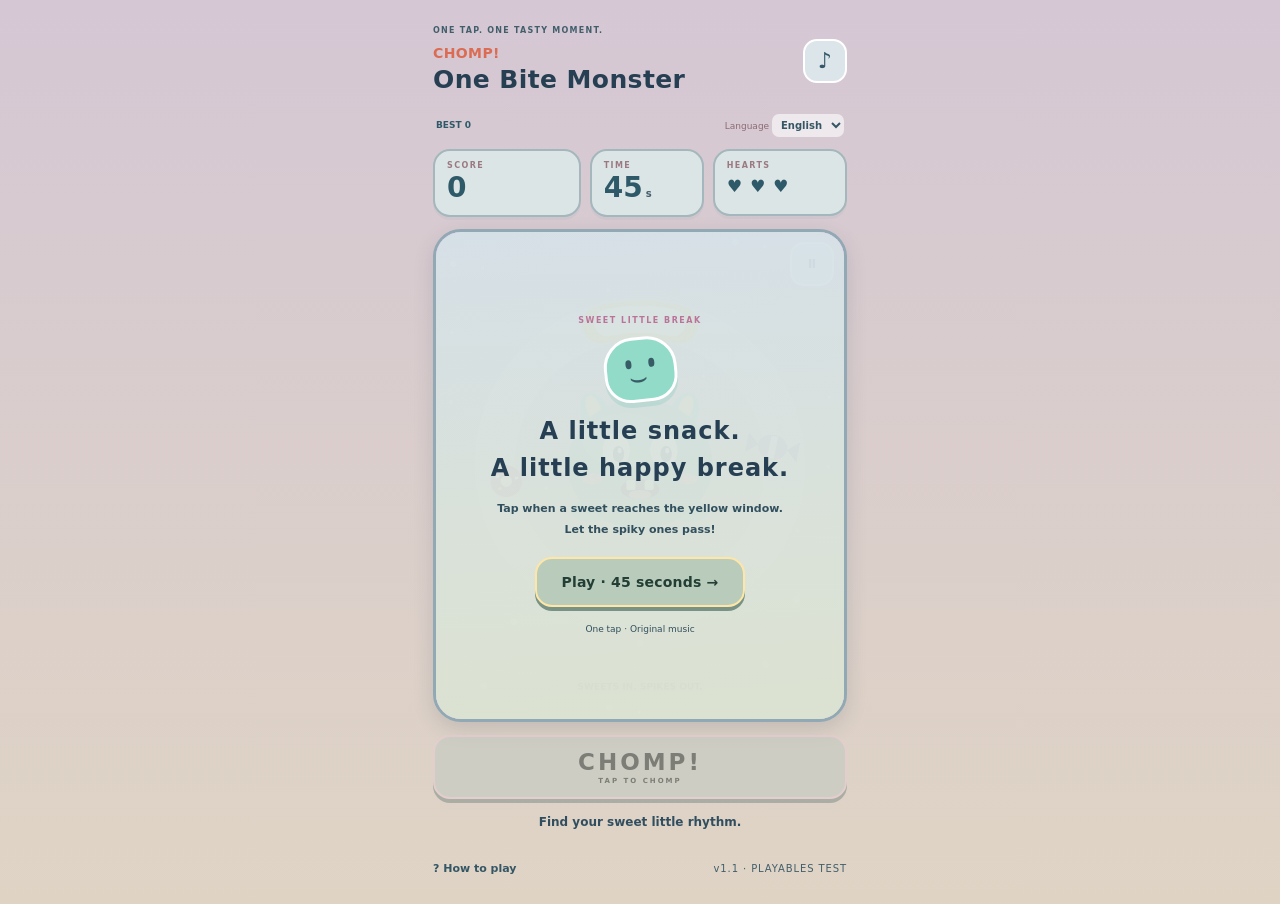
<file: index.html>
<!doctype html><html lang="ja"><meta charset="utf-8"><meta name="viewport" content="width=device-width,initial-scale=1,viewport-fit=cover"><meta name="theme-color" content="#fff4cd"><title>パクッと！ひとくちモンスター · ONE BITE MONSTER</title><link rel="stylesheet" href="style.css?v=sdk1"><link rel="stylesheet" href="quality.css?v=readability1"><body data-quality="1"><section id="startup" role="status"><h2>ONE BITE MONSTER</h2><p id="loadText">おやつを準備しています… / Loading…</p><button id="retryLoad" hidden>Retry</button></section><main inert><header><div><span class="kicker">ONE TAP. ONE TASTY MOMENT.</span><h1><small data-t="eyebrow">パクッと！</small><span data-t="title">ひとくちモンスター</span></h1></div><button id="settings" class="icon" aria-label="音の設定 / Sound settings">♪</button></header><div class="mini-bar"><span id="best">BEST 0</span><label>Language <select id="language" aria-label="Language"><option value="ja">日本語</option><option value="en">English</option></select></label></div><section class="hud"><div class="score"><span>SCORE</span><strong id="score">0</strong></div><div class="time"><span data-t="time">のこり</span><strong id="time">45<small>s</small></strong></div><div class="hearts"><span data-t="hearts">げんき</span><strong id="hearts">♥ ♥ ♥</strong></div></section><section class="stage"><canvas id="game" width="720" height="860" aria-label="黄色い枠にお菓子が来たらタップ。トゲは見送ります / Tap when a sweet reaches the yellow window. Skip spikes."></canvas><div id="callout" role="status"></div><button id="pause" class="icon" aria-label="一時停止 / Pause">Ⅱ</button><div id="welcome"><span class="badge">SWEET LITTLE BREAK</span><div class="face-mark" aria-hidden="true">●<i>⌣</i></div><h2 data-t="intro">おやつの時間、<br>パクッといこう。</h2><p data-t="introText">黄色い枠にお菓子が来たら、タップ！<br>トゲトゲは食べずに、見送ってね。</p><button id="start" class="primary" data-t="start">あそぶ · 45秒 →</button><small data-t="note">タップだけ · 音楽つき</small></div></section><button id="bite" class="bite" disabled><span data-t="bite">パクッ！</span><small>TAP TO CHOMP</small></button><p id="message" class="hint" role="status"></p><footer><button id="help" data-t="help">? あそび方</button><span>v1.1 · PLAYABLES TEST</span></footer></main><dialog id="dialog"><div id="content"></div><button id="close" class="primary">つづける</button></dialog><script src="https://www.youtube.com/game_api/v1"></script><script src="host.js?v=sdk1"></script><script src="engine.js?v=1"></script><script src="music.js?v=1"></script><script src="game.js?v=readability1"></script></body></html>
</file>
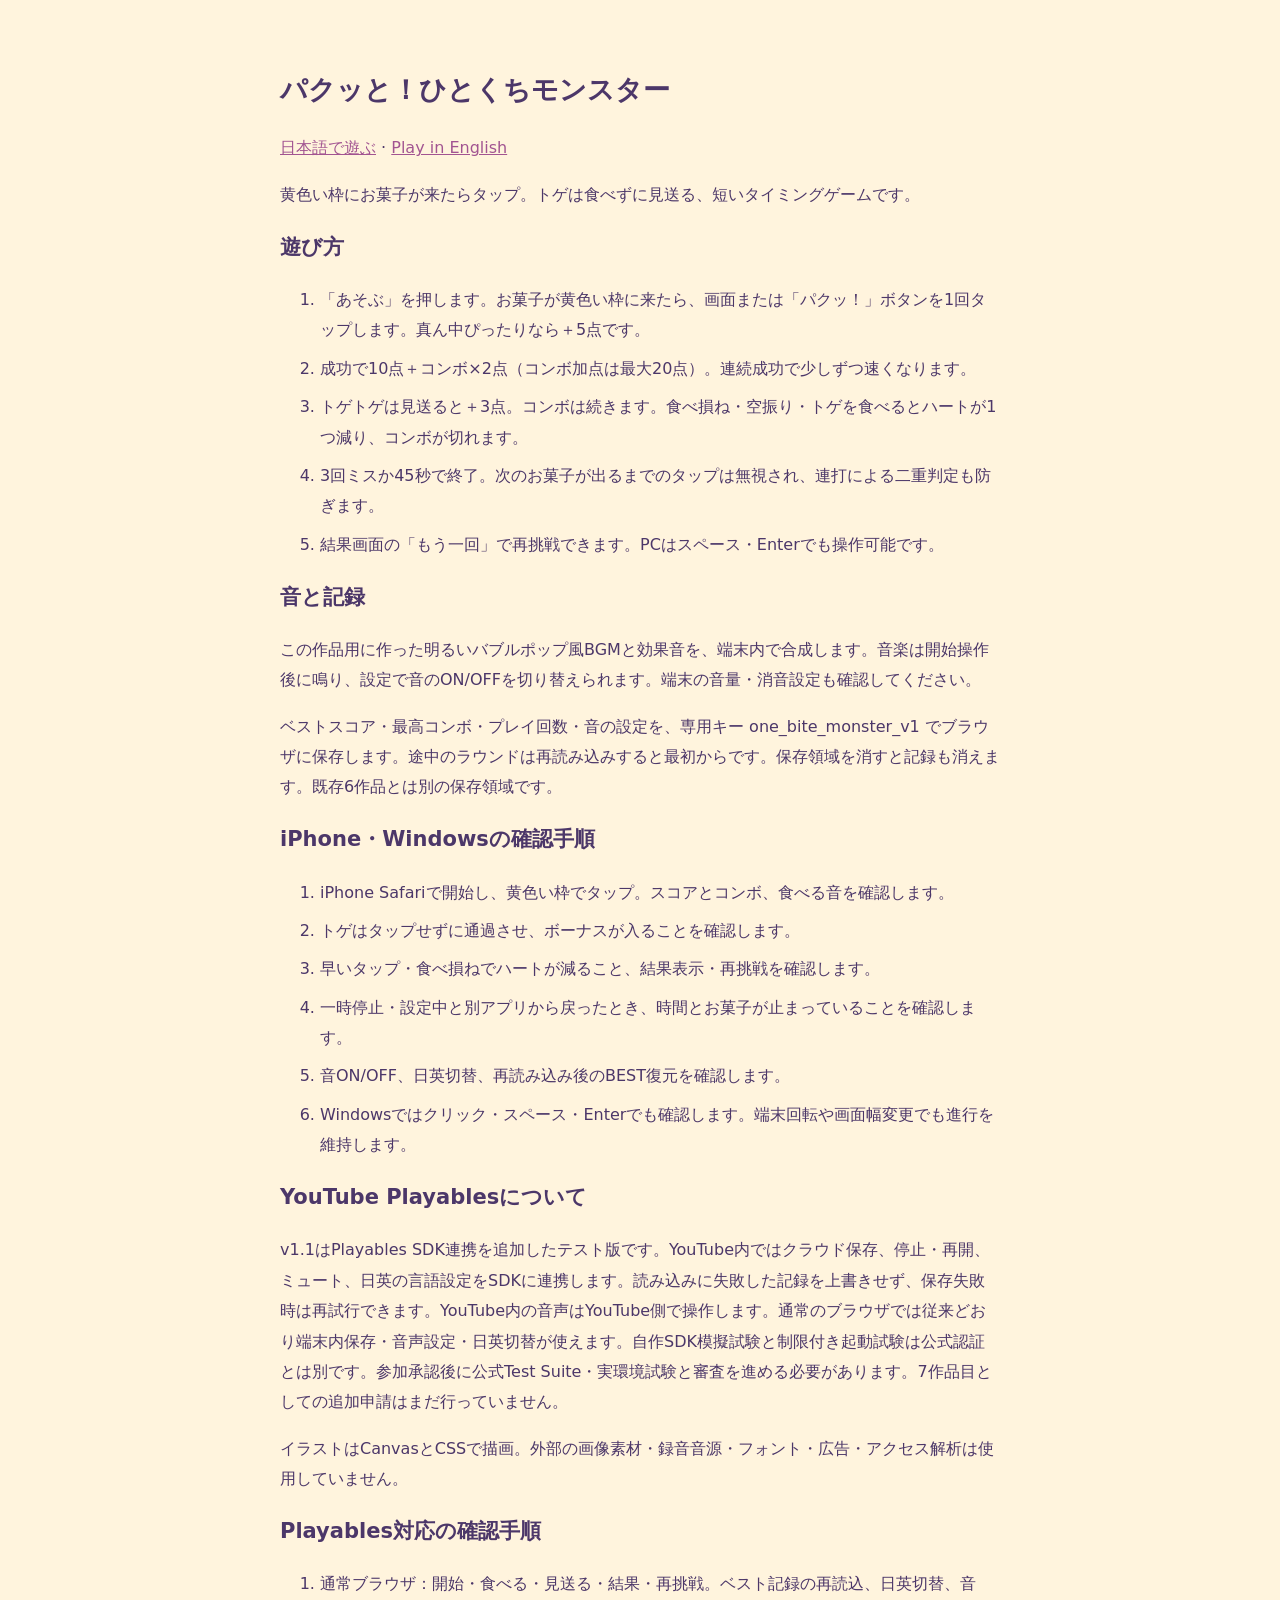
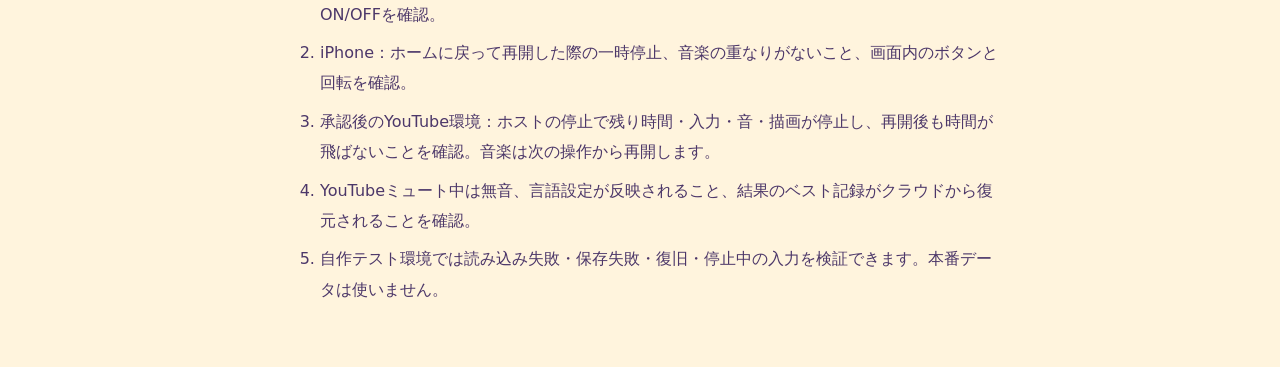
<file: GUIDE.html>
<!doctype html><html lang="ja"><meta charset="utf-8"><meta name="viewport" content="width=device-width,initial-scale=1"><title>ひとくちモンスター · 遊び方</title><style>body{font:16px/1.9 system-ui;color:#4c3769;background:#fff4dd;max-width:720px;padding:22px;margin:24px auto}h1{font-size:27px}h2{font-size:21px}a{color:#a25491}li{margin-bottom:8px}</style><h1>パクッと！ひとくちモンスター</h1><p><a href="./?lang=ja">日本語で遊ぶ</a> · <a href="./?lang=en">Play in English</a></p><p>黄色い枠にお菓子が来たらタップ。トゲは食べずに見送る、短いタイミングゲームです。</p><h2>遊び方</h2><ol><li>「あそぶ」を押します。お菓子が黄色い枠に来たら、画面または「パクッ！」ボタンを1回タップします。真ん中ぴったりなら＋5点です。</li><li>成功で10点＋コンボ×2点（コンボ加点は最大20点）。連続成功で少しずつ速くなります。</li><li>トゲトゲは見送ると＋3点。コンボは続きます。食べ損ね・空振り・トゲを食べるとハートが1つ減り、コンボが切れます。</li><li>3回ミスか45秒で終了。次のお菓子が出るまでのタップは無視され、連打による二重判定も防ぎます。</li><li>結果画面の「もう一回」で再挑戦できます。PCはスペース・Enterでも操作可能です。</li></ol><h2>音と記録</h2><p>この作品用に作った明るいバブルポップ風BGMと効果音を、端末内で合成します。音楽は開始操作後に鳴り、設定で音のON/OFFを切り替えられます。端末の音量・消音設定も確認してください。</p><p>ベストスコア・最高コンボ・プレイ回数・音の設定を、専用キー one_bite_monster_v1 でブラウザに保存します。途中のラウンドは再読み込みすると最初からです。保存領域を消すと記録も消えます。既存6作品とは別の保存領域です。</p><h2>iPhone・Windowsの確認手順</h2><ol><li>iPhone Safariで開始し、黄色い枠でタップ。スコアとコンボ、食べる音を確認します。</li><li>トゲはタップせずに通過させ、ボーナスが入ることを確認します。</li><li>早いタップ・食べ損ねでハートが減ること、結果表示・再挑戦を確認します。</li><li>一時停止・設定中と別アプリから戻ったとき、時間とお菓子が止まっていることを確認します。</li><li>音ON/OFF、日英切替、再読み込み後のBEST復元を確認します。</li><li>Windowsではクリック・スペース・Enterでも確認します。端末回転や画面幅変更でも進行を維持します。</li></ol><h2>YouTube Playablesについて</h2><p>v1.1はPlayables SDK連携を追加したテスト版です。YouTube内ではクラウド保存、停止・再開、ミュート、日英の言語設定をSDKに連携します。読み込みに失敗した記録を上書きせず、保存失敗時は再試行できます。YouTube内の音声はYouTube側で操作します。通常のブラウザでは従来どおり端末内保存・音声設定・日英切替が使えます。自作SDK模擬試験と制限付き起動試験は公式認証とは別です。参加承認後に公式Test Suite・実環境試験と審査を進める必要があります。7作品目としての追加申請はまだ行っていません。</p><p>イラストはCanvasとCSSで描画。外部の画像素材・録音音源・フォント・広告・アクセス解析は使用していません。</p><h2>Playables対応の確認手順</h2><ol><li>通常ブラウザ：開始・食べる・見送る・結果・再挑戦。ベスト記録の再読込、日英切替、音ON/OFFを確認。</li><li>iPhone：ホームに戻って再開した際の一時停止、音楽の重なりがないこと、画面内のボタンと回転を確認。</li><li>承認後のYouTube環境：ホストの停止で残り時間・入力・音・描画が停止し、再開後も時間が飛ばないことを確認。音楽は次の操作から再開します。</li><li>YouTubeミュート中は無音、言語設定が反映されること、結果のベスト記録がクラウドから復元されることを確認。</li><li>自作テスト環境では読み込み失敗・保存失敗・復旧・停止中の入力を検証できます。本番データは使いません。</li></ol></html>
</file>
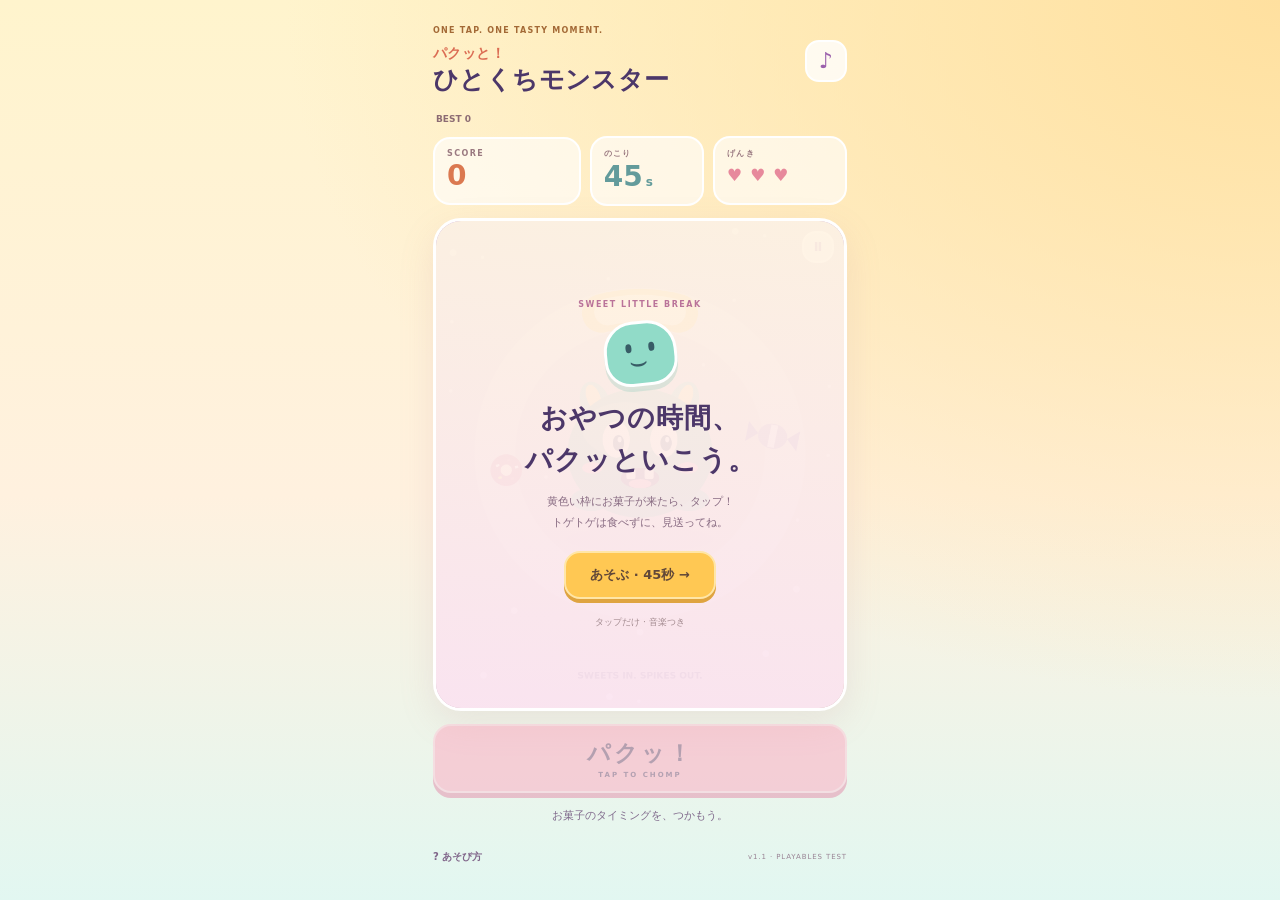
<file: mock-sandbox.html>
<!doctype html><html lang="ja"><meta charset="utf-8"><meta name="viewport" content="width=device-width,initial-scale=1,viewport-fit=cover"><meta name="theme-color" content="#fff4cd"><title>パクッと！ひとくちモンスター · ONE BITE MONSTER</title><link rel="stylesheet" href="style.css?v=sdk1"><body><section id="startup" role="status"><h2>ONE BITE MONSTER</h2><p id="loadText">おやつを準備しています… / Loading…</p><button id="retryLoad" hidden>Retry</button></section><main inert><header><div><span class="kicker">ONE TAP. ONE TASTY MOMENT.</span><h1><small data-t="eyebrow">パクッと！</small><span data-t="title">ひとくちモンスター</span></h1></div><button id="settings" class="icon" aria-label="音の設定 / Sound settings">♪</button></header><div class="mini-bar"><span id="best">BEST 0</span><label>Language <select id="language" aria-label="Language"><option value="ja">日本語</option><option value="en">English</option></select></label></div><section class="hud"><div class="score"><span>SCORE</span><strong id="score">0</strong></div><div class="time"><span data-t="time">のこり</span><strong id="time">45<small>s</small></strong></div><div class="hearts"><span data-t="hearts">げんき</span><strong id="hearts">♥ ♥ ♥</strong></div></section><section class="stage"><canvas id="game" width="720" height="860" aria-label="黄色い枠にお菓子が来たらタップ。トゲは見送ります / Tap when a sweet reaches the yellow window. Skip spikes."></canvas><div id="callout" role="status"></div><button id="pause" class="icon" aria-label="一時停止 / Pause">Ⅱ</button><div id="welcome"><span class="badge">SWEET LITTLE BREAK</span><div class="face-mark" aria-hidden="true">●<i>⌣</i></div><h2 data-t="intro">おやつの時間、<br>パクッといこう。</h2><p data-t="introText">黄色い枠にお菓子が来たら、タップ！<br>トゲトゲは食べずに、見送ってね。</p><button id="start" class="primary" data-t="start">あそぶ · 45秒 →</button><small data-t="note">タップだけ · 音楽つき</small></div></section><button id="bite" class="bite" disabled><span data-t="bite">パクッ！</span><small>TAP TO CHOMP</small></button><p id="message" class="hint" role="status"></p><footer><button id="help" data-t="help">? あそび方</button><span>v1.1 · PLAYABLES TEST</span></footer></main><dialog id="dialog"><div id="content"></div><button id="close" class="primary">つづける</button></dialog><script src="mock-sdk.js"></script><script src="host.js?v=sdk1"></script><script src="engine.js?v=1"></script><script src="music.js?v=1"></script><script src="game.js?v=sdk1"></script></body></html>
</file>
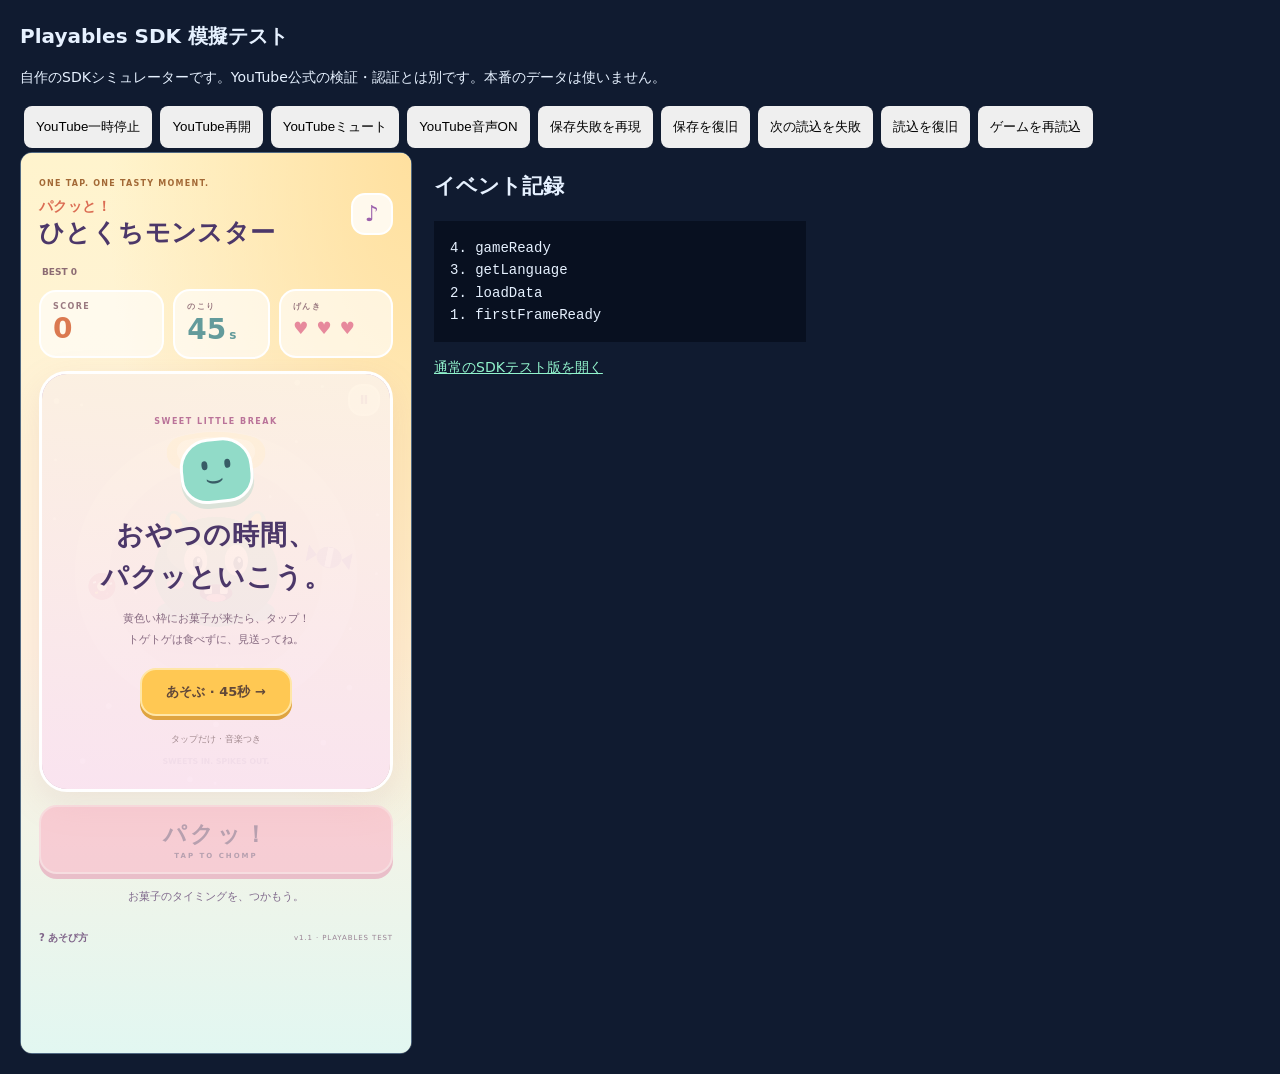
<file: sdk-lab.html>
<!doctype html><html lang="ja"><meta charset="utf-8"><meta name="viewport" content="width=device-width,initial-scale=1"><title>ONE BITE MONSTER · SDK模擬テスト</title><style>body{font:14px/1.6 system-ui;background:#101b30;color:#e6f1ff;margin:20px}h1{font-size:20px}button{padding:12px;margin:4px;border:0;border-radius:8px;cursor:pointer}section{display:flex;flex-wrap:wrap;gap:22px}iframe{width:390px;height:900px;border:1px solid #516982;border-radius:12px}pre{white-space:pre-wrap;max-height:500px;overflow:auto;background:#081020;padding:16px;width:340px}a{color:#91f3cc}</style><h1>Playables SDK 模擬テスト</h1><p>自作のSDKシミュレーターです。YouTube公式の検証・認証とは別です。本番のデータは使いません。</p><div id="controls"><button data-command="pause">YouTube一時停止</button><button data-command="resume">YouTube再開</button><button data-command="mute">YouTubeミュート</button><button data-command="unmute">YouTube音声ON</button><button data-command="fail-save">保存失敗を再現</button><button data-command="restore-save">保存を復旧</button><button data-command="fail-load">次の読込を失敗</button><button data-command="restore-load">読込を復旧</button><button id="reload">ゲームを再読込</button></div><section><iframe id="gameFrame" title="SDK模擬環境のゲーム" src="mock-sandbox.html"></iframe><div><h2>イベント記録</h2><pre id="log"></pre><p><a href="index.html">通常のSDKテスト版を開く</a></p></div></section><script src="lab.js?v=1.1"></script></html>
</file>
<file: style.css>
:root{font-family:ui-rounded,'Hiragino Maru Gothic ProN',system-ui,-apple-system,sans-serif;color:#4c3769;background:#fff4cd}*{box-sizing:border-box}body{margin:0;min-height:100svh;background:radial-gradient(ellipse at 100% 0,#ffe09f,transparent 55%),linear-gradient(#fff4cd,#fff1df 55%,#e2f7f1)}main{max-width:450px;margin:auto;padding:18px 18px max(16px,env(safe-area-inset-bottom))}header{display:flex;justify-content:space-between;align-items:center;gap:8px}.kicker{font-size:8px;font-weight:800;letter-spacing:1.25px;color:#a36936}h1{font-size:25px;line-height:1.3;letter-spacing:.4px;margin:7px 0;font-weight:900}h1 small{display:block;font-size:14px;color:#db6c53;margin-bottom:2px}button,select{font:inherit;color:inherit;touch-action:manipulation;-webkit-tap-highlight-color:transparent}button{cursor:pointer;border:0;background:#fff9;border-radius:14px;padding:11px 16px;font-weight:800}button:active{transform:translateY(2px)}button:focus-visible,select:focus-visible{outline:3px solid #aa60d3;outline-offset:3px}button:disabled{opacity:.45;cursor:default}.icon{width:42px;height:42px;border:2px solid white;padding:6px;background:#fffc;font-size:22px;color:#9c61ac}.mini-bar{display:flex;justify-content:space-between;align-items:center;margin:10px 3px 12px;font-size:9px;font-weight:750;color:#8c6b73}.mini-bar label{font-weight:500}.mini-bar select{font-size:10px;border:0;border-radius:7px;padding:5px;background:#fff9}.hud{display:grid;grid-template-columns:1.1fr .85fr 1fr;align-items:center;margin-bottom:12px;gap:9px}.hud>div{background:#fff9;border:2px solid #fff;border-radius:17px;padding:10px 12px}.hud span{display:block;font-size:8px;letter-spacing:1.4px;font-weight:800;color:#9a7980}.hud strong{display:block;font-size:28px;line-height:1.25;font-weight:900;font-variant-numeric:tabular-nums}.score strong{color:#db7950}.time strong{color:#639b9b}.time small{font-size:12px;margin-left:3px}.hearts strong{font-size:17px;color:#e7899c;white-space:nowrap;letter-spacing:1px;margin-top:6px;margin-bottom:7px}.stage{position:relative;border:3px solid white;border-radius:28px;overflow:hidden;background:#f4d9fa;box-shadow:0 12px 35px #b7868b25}canvas{display:block;width:100%;height:auto;aspect-ratio:360/430;touch-action:manipulation;user-select:none;-webkit-user-select:none}#pause{position:absolute;top:10px;right:10px;width:32px;height:32px;font-size:13px;z-index:2}#welcome{position:absolute;inset:0;z-index:3;display:flex;align-items:center;justify-content:center;flex-direction:column;text-align:center;background:linear-gradient(#fff4e3ed,#fce6f3ed);padding:18px}.badge{display:inline-block;font-size:8px;letter-spacing:1.5px;font-weight:850;color:#ba7399}.face-mark{margin:12px 0 0;width:73px;height:65px;background:#91dbc8;border:3px solid #fff;border-radius:30px 30px 26px 26px;color:transparent;position:relative;box-shadow:0 5px 0 #5fbda935;transform:rotate(-6deg)}.face-mark:before,.face-mark:after{content:'';position:absolute;width:6px;height:9px;border-radius:50%;background:#385c66;top:19px;left:19px}.face-mark:after{left:auto;right:19px}.face-mark i{position:absolute;color:#385c66;font-style:normal;font-size:29px;top:20px;left:21px}h2{font-size:27px;line-height:1.55;margin:11px 0;font-weight:900;letter-spacing:1px}#welcome p{font-size:11px;color:#886b82;line-height:1.9;margin:0 0 17px}.primary{background:#ffc853;color:#614839;border:2px solid #ffe6a7;border-radius:16px;padding:13px 24px;box-shadow:0 4px 0 #dfa440;font-size:13px}#welcome>small{font-size:9px;color:#a28a8f;margin-top:17px}.bite{width:100%;margin-top:13px;padding:12px;background:#ff9fbc;color:#713c6c;box-shadow:0 5px 0 #e37fa3;border:2px solid #ffc3d7;border-radius:18px}.bite span{font-size:23px;letter-spacing:3px;font-weight:900;display:block}.bite small{font-size:7px;letter-spacing:2px;display:block;margin-top:2px}.bite.ready{background:#ffd25d;box-shadow:0 5px 0 #e4ad41;border-color:#fff0bb;color:#79522c}.hint{font-size:11px;text-align:center;line-height:1.7;min-height:30px;margin:14px 3px 5px;color:#816b8d}footer{display:flex;align-items:center;justify-content:space-between;font-size:7px;letter-spacing:.9px;color:#998394}footer button{padding:8px 0;font-size:10px;background:none;color:#80668a}#callout{position:absolute;top:62%;left:0;right:0;text-align:center;pointer-events:none;font-weight:900;color:#aa508c;letter-spacing:2px;font-size:23px;text-shadow:0 2px 0 #fff,0 0 18px #fff;opacity:0}#callout small{display:block;font-size:10px;letter-spacing:1px;margin-top:6px}dialog{max-width:375px;width:92vw;max-height:85svh;overflow:auto;border:3px solid white;border-radius:25px;background:#fff5e7;color:#4c3769;padding:24px;box-shadow:0 25px 80px #633b7655}dialog::backdrop{background:#4b3f7077;backdrop-filter:blur(5px)}dialog p{font-size:12px;line-height:1.9;color:#80687b}dialog .primary{width:100%;margin-top:14px}.result-number{font-size:65px;line-height:1.1;font-weight:900;color:#db7950;margin:14px 0}.result-grid{display:flex;justify-content:space-between;padding:14px 0;border-block:1px solid #ead6ce;font-size:10px}.result-grid strong{display:block;font-size:20px;color:#a86b91;margin-top:5px}.setting{display:flex;align-items:center;justify-content:space-between;font-size:14px;padding:16px 0;border-bottom:1px solid #ebd8d1}.setting input{width:22px;height:22px;accent-color:#bb70a6}.muted{font-size:10px!important;color:#9c8291!important}[hidden]{display:none!important}html[lang=en] h1{font-size:25px}html[lang=en] h2{font-size:24px}@media(max-height:750px){main{padding-top:11px}h1{font-size:23px}.mini-bar{margin-top:6px;margin-bottom:8px}.hud{margin-bottom:9px}.hud>div{padding:7px 10px}.hud strong{font-size:24px}.hearts strong{font-size:16px}.bite{padding:9px;margin-top:10px}.hint{margin-top:11px;margin-bottom:0;min-height:24px}.face-mark{width:62px;height:54px;margin-top:8px}.face-mark:before,.face-mark:after{top:14px}.face-mark:before{left:15px}.face-mark:after{right:15px}.face-mark i{top:14px;left:16px}h2{font-size:24px;margin:8px 0}#welcome p{margin-bottom:12px}#welcome>small{margin-top:13px}}@media(max-width:350px){main{padding-inline:12px}h1{font-size:23px}.hud{gap:6px}.hearts strong{font-size:15px}}@media(prefers-reduced-motion:reduce){*{transition:none!important;scroll-behavior:auto!important}}

/* Keep the chomp button within reach on short portrait screens. */
@media(max-height:750px) and (orientation:portrait){.stage{width:min(100%,calc((100svh - 350px)*360/430));margin-inline:auto}#welcome{padding:12px}#welcome h2{font-size:21px;line-height:1.4;margin:8px 0}#welcome p{font-size:10px;line-height:1.7;margin-bottom:10px}.face-mark{height:40px;width:51px;margin-top:6px}.face-mark:before,.face-mark:after{top:10px;width:5px;height:7px}.face-mark:before{left:12px}.face-mark:after{right:12px}.face-mark i{top:8px;left:12px;font-size:24px}#welcome .primary{padding:10px 13px;font-size:12px}#welcome>small{margin-top:12px;font-size:8px}}@media(max-height:620px) and (orientation:portrait){#welcome .face-mark,#welcome .badge{display:none}#welcome h2{font-size:19px;line-height:1.3;margin:4px 0 9px}#welcome p{font-size:9px;line-height:1.6;margin-bottom:9px}#welcome>small{margin-top:10px;font-size:7px}#welcome .primary{font-size:11px;padding:9px 10px}.stage{width:min(100%,calc((100svh - 340px)*360/430))}.hint{font-size:10px}}

#startup{position:fixed;inset:0;z-index:30;background:#fff4cd;display:grid;place-content:center;text-align:center;padding:24px;color:#684c80}#retryLoad{padding:16px;border-radius:18px;background:#ff91ad;border:0;font:inherit;color:#493651}
</file>
<file: quality.css>
:root{--quality-accent:#b36391;--quality-sky:#ffe0ef;--quality-warm:#fff1c5}
/* Quality pass: contrast, hierarchy, touch affordances. No new timers or SDK hooks. */
body{background:radial-gradient(ellipse at 90% 0,var(--quality-warm),transparent 60%),linear-gradient(var(--quality-sky),#f4f8fd);color:#2d405a}main{filter:none}header h1,h1{color:#253e5a;text-shadow:0 1px #fff9}header{gap:12px}.eyebrow{color:#5c6980;font-weight:850;letter-spacing:1px}button,select{font-weight:750}button{transition:transform .1s,box-shadow .1s,filter .1s}button:not(:disabled):active{transform:translateY(2px) scale(.98);filter:brightness(.97)}button:focus-visible,select:focus-visible,input:focus-visible{outline:3px solid var(--quality-accent);outline-offset:3px}button:disabled{cursor:default;filter:saturate(.5);opacity:.55}button.primary,.primary,#jump,#drop,#hold,#bite,#walk{min-height:50px;font-size:14px;letter-spacing:.2px;border-radius:17px;box-shadow:0 4px 0 color-mix(in srgb,var(--quality-accent) 75%,#294151);text-shadow:0 1px #0002}#message,#hint,.hint,.instruction,.gesture-note{color:#385970;font-size:12px;line-height:1.55;font-weight:700}#message,#hint{font-variant-numeric:tabular-nums}.utility,.language-row,footer{color:#526b7b}footer{font-size:10px}footer button{min-height:40px;font-size:11px}dialog{border-color:#fff;background:#fffdf1;box-shadow:0 20px 70px #25385842}dialog h2{color:#2f465e}dialog p{color:#476174;line-height:1.75}.next-goal{padding:10px 13px;border:1px solid #d0dfda;border-radius:12px;background:#edf7eb;color:#325c52!important;font-size:13px!important;font-weight:800}.stage,#field,.board-wrap{box-shadow:0 10px 24px #3b657422,0 3px 0 #fff8}.stage,.field{border-color:#fff}.hud small,.scoreboard small,.stat small{color:#516a77;font-size:10px}.hud strong,.scoreboard strong{font-variant-numeric:tabular-nums}.controls button,[data-dir]{min-height:48px}#powerWord,#echoText,#gateText{color:#3a566b;font-weight:850}#power .sweet,#sweet{background:#ffdb5e;border:2px solid #b6811c}#sun{min-width:48px;min-height:48px}input[type=range]{min-height:42px;accent-color:var(--quality-accent)}.cell.can-place:not(.filled)::after{content:'';position:absolute;width:5px;height:5px;border-radius:50%;background:#365f9bb0;left:calc(50% - 2.5px);top:calc(50% - 2.5px);pointer-events:none}.cell{position:relative}.cell.preview{outline:2px solid #fff;outline-offset:-3px;filter:brightness(1.12)}.cell.line-hint{box-shadow:inset 0 0 0 3px #fff3aa,0 0 12px #ffce5a}.piece.selected{outline:3px solid #6077c8;outline-offset:2px}.piece.blocked{opacity:.6}#pace{font-size:10px;background:#244456eb;color:#fff8dc}#toast,#callout{font-weight:950}#welcome p,#coverText,#intro p{color:#3e6272;font-weight:650}#welcome h2,#coverTitle{color:#294b60}#needle{box-shadow:0 0 0 2px #fff,0 1px 5px #26394f66}#fitRange{background:#89d7a3;border:1px solid #367657}.hearts{color:#c65575!important}.hud>div,.scoreboard>div{border-color:#fff;box-shadow:0 3px 0 #7797a214}button.round,button.icon,#settings,#sound,#pause{min-height:44px;min-width:44px}#best,.best{color:#426475;font-weight:850}
@media(max-height:650px) and (orientation:portrait){#message,#hint,.hint,.instruction,.gesture-note{font-size:10px}.eyebrow{font-size:8px}.primary,button.primary,#jump,#drop,#hold,#bite,#walk{min-height:48px;font-size:12px}footer{font-size:8px}footer button{min-height:32px}.hud small,.scoreboard small{font-size:9px}.controls{gap:6px;margin-top:8px}.controls button{min-height:44px}.stage-top #pause{min-height:36px;min-width:36px}#pace{font-size:8px}}
@media(prefers-reduced-motion:reduce){*,*::before,*::after{animation:none!important;transition:none!important;scroll-behavior:auto!important}}

:root{--calm-top:#d5c7d4;--calm-bottom:#dfd4c4}

/* Readability pass: quieter backgrounds, opaque text surfaces and clear controls. */
html{background:#d9e2e7}body{background:linear-gradient(var(--calm-top),var(--calm-bottom));color:#294456}
h1,header h1,#welcome h2,#coverTitle{color:#263f53;text-shadow:none}
.eyebrow,.kicker,.subtitle,.sub,.muted,.language,.language-row,footer,.utility{color:#425e6b}
button,select{color:#294858;background-color:#dce5e9;border-color:#9fb2bd}
button.primary,.primary,#jump,#drop,#hold,#bite,#walk{background:#b9ccbb;color:#233e35;text-shadow:none;box-shadow:0 4px 0 #789385}
.controls button,[data-dir]{background:#c0d3d8;color:#234856;border:1px solid #879faa}
.controls button small{color:#395967}
#message,#hint,.hint,.hint p,.instruction,.gesture-note{color:#314e60;text-shadow:none}
.stage,#field,.board-wrap{border-color:#91a8b5;box-shadow:0 7px 20px #283e5026}
#welcome,#intro{background:linear-gradient(#d6e2e8f0,#dce3d2f5)}
#welcome p,#coverText,#intro p,#welcome>small,#intro>small{color:#314f5d}
.hud>div,.scoreboard>div,.garden-pill{background:#dce5e6;border-color:#a4b7bd}
.hud small,.scoreboard small,.stat small,.numbers span,.status span{color:#435e6d}
.hud strong,.scoreboard strong,.status strong,.numbers strong,#best,.best{color:#2e5968}
.stage-top span,#pace{background:#294957ed;color:#f1f4ed}
.tag{background:#d1c09a;color:#4a4029}
dialog{background:#dfe7e8;border-color:#a0b4bd;color:#294756}
dialog h2,dialog p,.setting,.settings-row{color:#294756}
.next-goal{background:#cbdcc9;border-color:#9eb59b;color:#2c513e!important}
footer button,#language{color:#355665}
#callout,#toast{text-shadow:0 2px 4px #173447,0 0 3px #173447}
#scene:not(canvas),.playfield,.board{border-color:#91a8b5;box-shadow:0 7px 20px #283e5026}
#cover,#overlay{background:linear-gradient(#d6e2e8ef,#dce3d2f5);color:#294858}
#cover p,#overlay p{color:#314f5d}
.pad button{background:#b9cdd5;border-color:#879faa;color:#234856}
.legend{color:#235f75}.legend span+span{color:#80551e}
#gateLabel{color:#f1f4ed}#pause,#settings,#sound,#audio{color:#35576b;background:#dce5e9}#coverNote{color:#3e5965}
</file>
